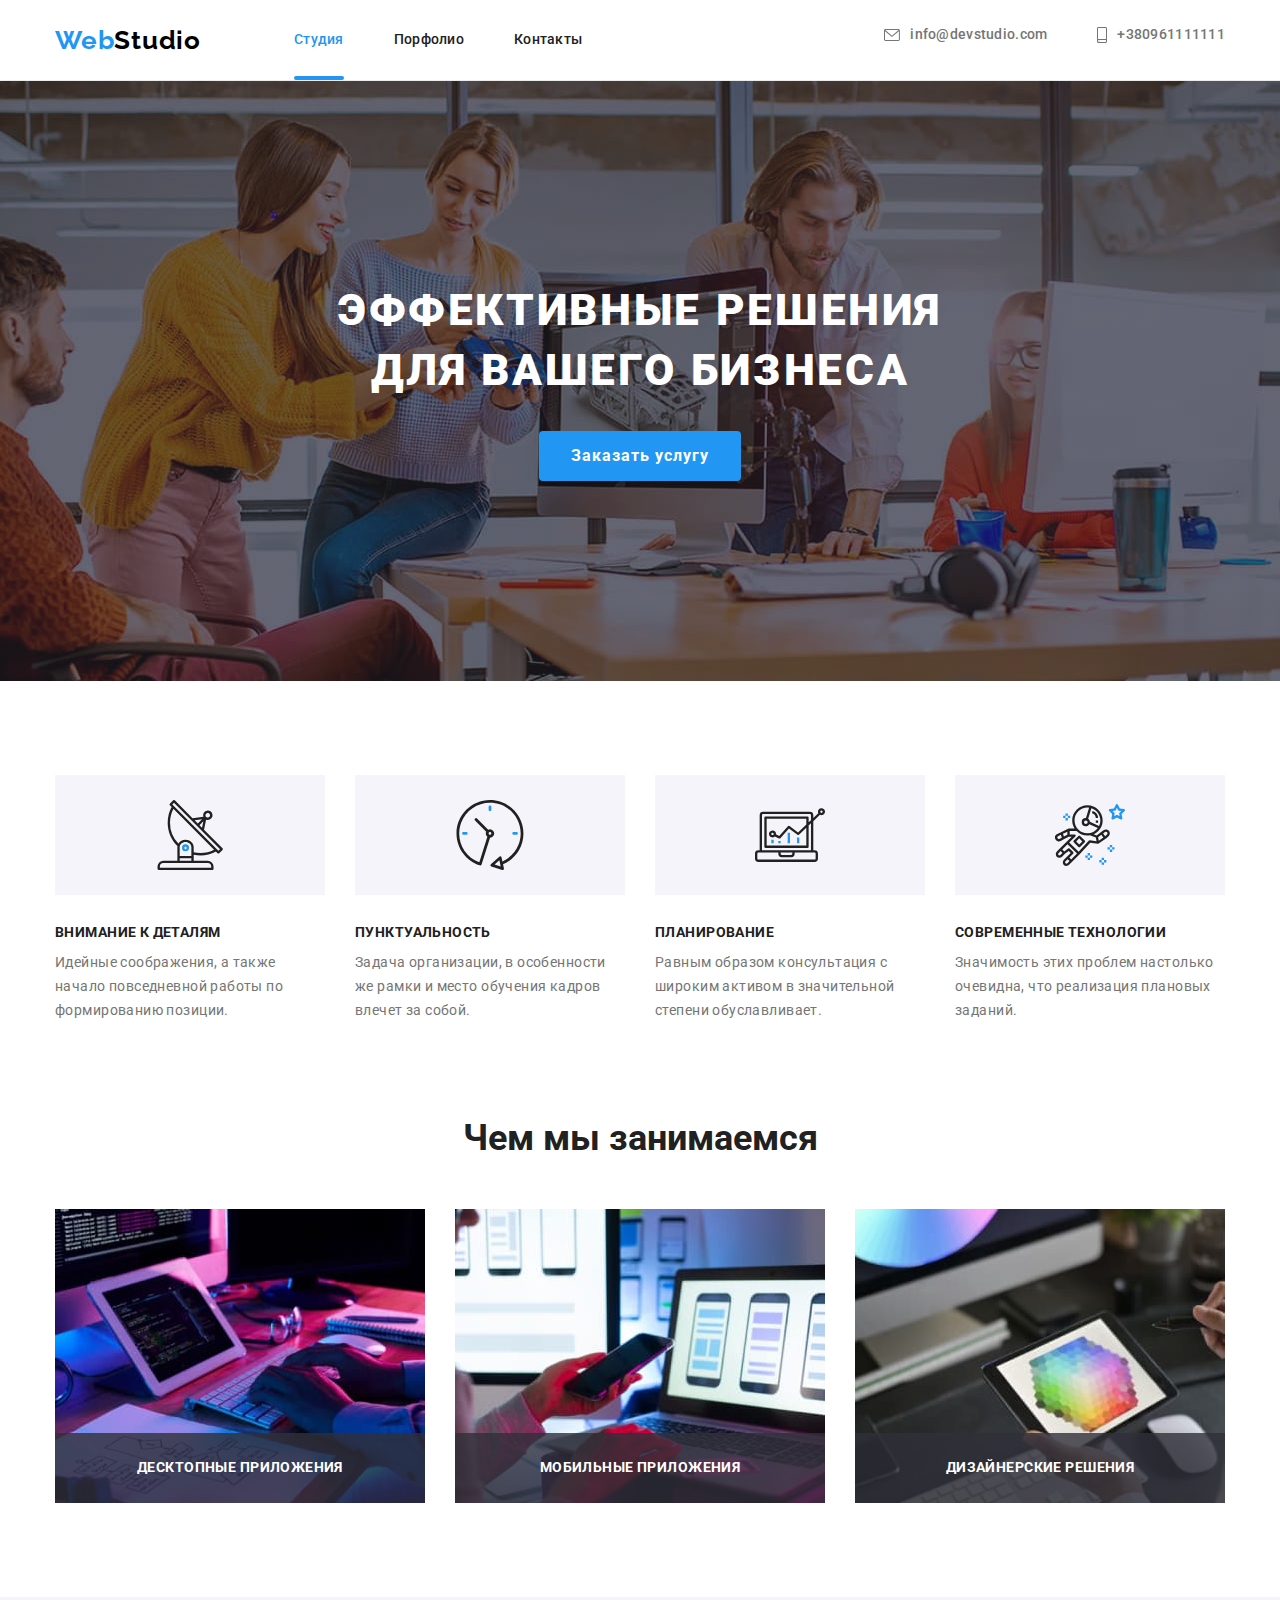
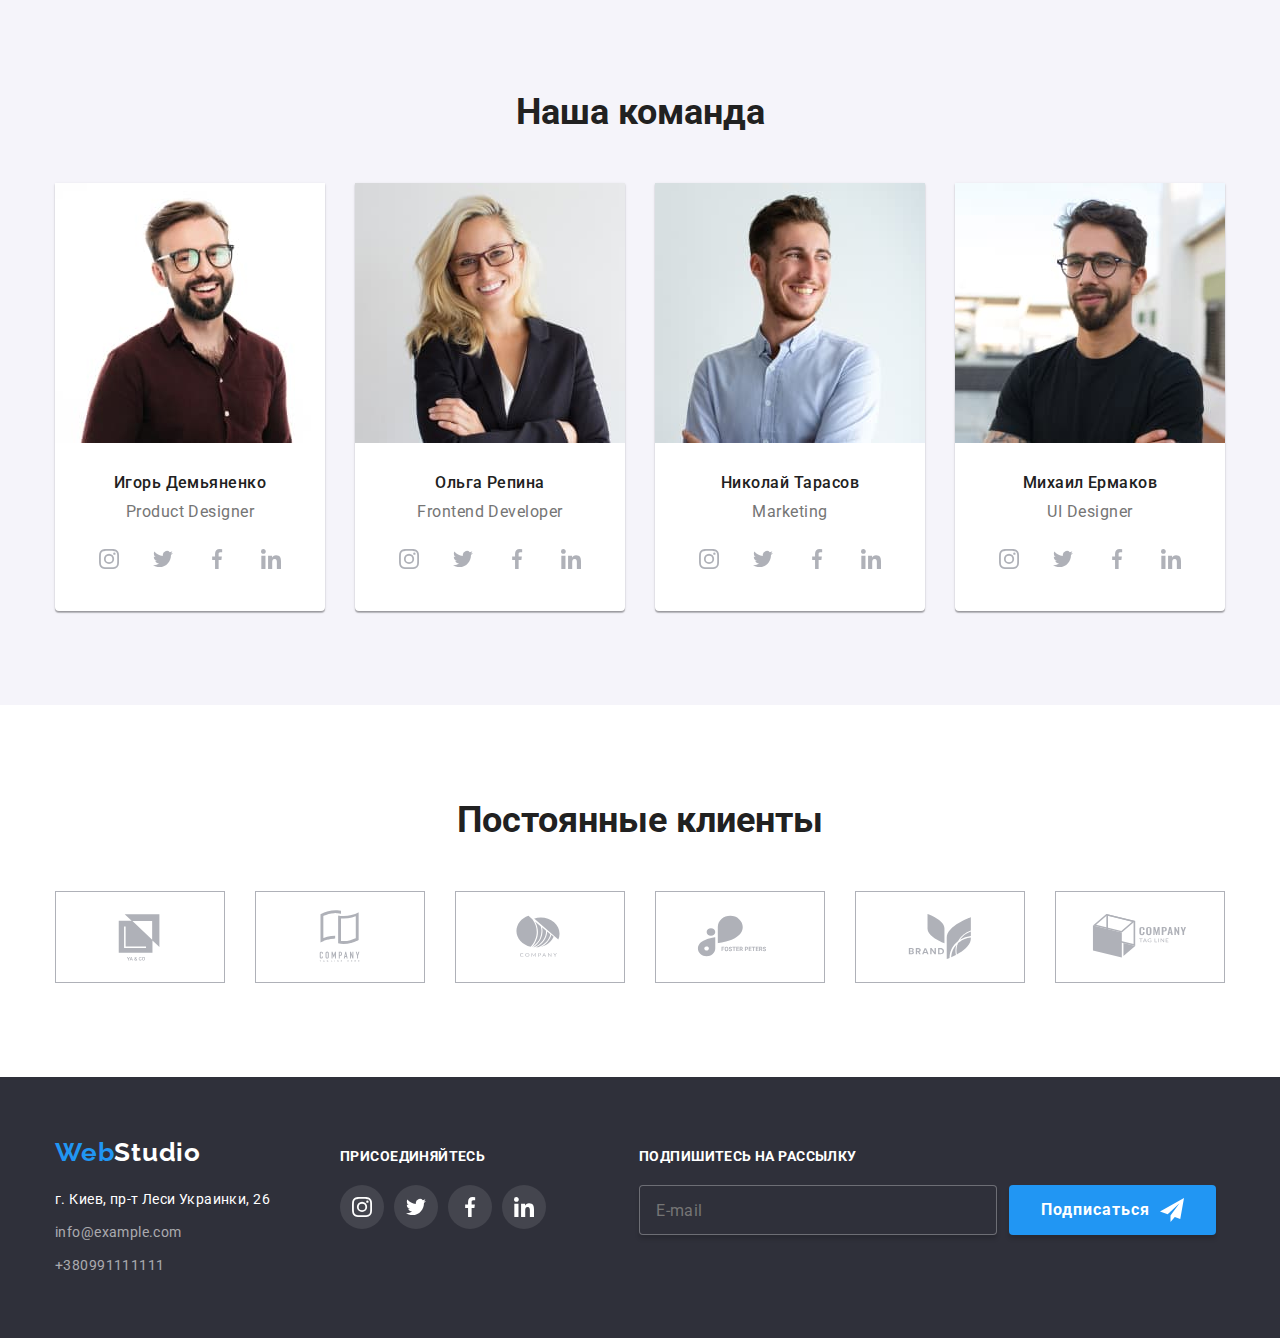
<file: index.html>
<!DOCTYPE html>
<html lang="ru">
<head>
    <meta charset="UTF-8">
    <meta http-equiv="X-UA-Compatible" content="IE=edge">
    <meta name="viewport" content="width=device-width, initial-scale=1.0">
    <title>Document</title>
    <link rel="preconnect" href="https://fonts.googleapis.com">
<link rel="preconnect" href="https://fonts.gstatic.com" crossorigin>
<link href="https://fonts.googleapis.com/css2?family=Raleway:wght@700&family=Roboto:wght@400;500;700;900&display=swap" rel="stylesheet">
    <link rel="stylesheet" href="https://cdn.jsdelivr.net/npm/modern-normalize@1.1.0/modern-normalize.min.css">
    <link rel="stylesheet" href="./css/main.min.css">
</head>
<body>
    <header class="mine-header">
      <div class="container positioning">
        
          <nav class="nav">
            <a href="./index.html" class="logo link-utilities"><span class="logo__color">Web</span>Studio</a> 
    
            <ul class="nav-list lists">
              <li class="nav-list__items"><a href="./index.html" class="nav-list__link nav-list__color link-utilities">Студия</a></li>
              <li class="nav-list__items"><a href="./portfolio.html" class="nav-list__link link-utilities">Порфолио</a></li>
              <li class="nav-list__items"><a href="" class="nav-list__link link-utilities">Контакты</a></li>
            </ul>
          </nav>
            <ul class="sity-cont lists">
              <li class="sity-cont__items">
                <a href="mailto:info@devstudio.com" class="sity-cont__link link-utilities">
                  <svg class="sity-cont__icon sity-cont__icon-envelope" aria-label="Почта">
                    <use href="./images/symbol-defs2.svg#icon-envelope"></use>
                  </svg>
                  info@devstudio.com
                </a>
              </li>
              <li class="sity-cont__items">
                <a href="tel:+380961111111" class="sity-cont__link link-utilities">
                  <svg class="sity-cont__icon sity-cont__icon-smartphone" aria-label="Телефон">
                    <use href="./images/symbol-defs2.svg#icon-smartphone"></use>
                  </svg>
                  +380961111111
                </a>
              </li>
            </ul>
        
      
        <button type="button" class="button-menu">
          <svg class="button-menu__icon" width="40" height="40">
            <use href="./images/symbol-defs2.svg#icon-menu"></use>
          </svg>
        </button>
    
        <div class="mob-menu is-hidden">
          <div class="mob-container">
            <div class="mob-menu-top">
              <button type="button" class="button-close">
                <svg class="button-close__icon" width="40" height="40">
                  <use href="./images/symbol-defs2.svg#icon-close_menu"></use>
                </svg>
              </button>
              <nav class="mob-nav">
                <ul class="mob-nav__list lists">
                  <li class="mob-nav__item">
                    <a href="./index.html" class="mob-nav__link mob-nav__link-color link-utilities">Студия</a>
                  </li>
                  <li class="mob-nav__item">
                    <a href="./portfolio.html" class="mob-nav__link link-utilities">Портфолио</a>
                  </li>
                  <li class="mob-nav__item">
                    <a href="" class="mob-nav__link link-utilities">Контакты</a>
                  </li>
                </ul>
              </nav>
            </div>
            <div class="mob-menu-bottom">
          
              <ul class="mob-cont lists">
                <li class="mob-cont__items">
                  <a href="tel:+380961111111" class="mob-cont__link link-utilities">
                    +380961111111
                  </a>
                </li>
                <li class="mob-cont__items">
                  <a href="mailto:info@devstudio.com" class="mob-cont__link mob-cont__link-color link-utilities">
                    info@devstudio.com
                  </a>
                </li>
                
              </ul>
              <ul class="mob-soc lists">
                <li class="mob-soc__item">
                  <a href="" target="_blank" class="mob-soc__link link-utilities" rel="noopener noreferrer nofollow">Instagram</a>
                </li>
                <li class="mob-soc__item">
                  <a href="" target="_blank" class="mob-soc__link link-utilities" rel="noopener noreferrer nofollow">Twitter</a>
                </li>
                <li class="mob-soc__item">
                  <a href="" target="_blank" class="mob-soc__link link-utilities" rel="noopener noreferrer nofollow">Facebook</a>
                </li>
                <li class="mob-soc__item">
                  <a href="" target="_blank" class="mob-soc__link link-utilities" rel="noopener noreferrer nofollow">LinkedIn</a>
                </li>
              </ul>
            </div>
          </div>
        </div>
      </div>
    </header>  

      <main>
        <section class="hero">
          <div class="hero__wrappen">
            <h1 class="hero-title">Эффективные решения <br>для вашего бизнеса</h1>
          </div>
          <button type="button" class="button" data-modal-open>Заказать услугу</button>
          <div class="backdrop is-hidden" data-modal>
            <div class="modal-form-container">
              <button class="close-btn" data-modal-close>
                <svg class="close-btn__icon" width="30" height="30">
                  <use href="./images/symbol-defs2.svg#icon-close"></use>
                </svg>
              </button>
          
              <form class="modal-form">
                <p class="modal-form__text">Оставьте свои данные, мы вам перезвоним</p>
                <div class="username general-modal">
                  <label for="username" class="username__label general-label">Имя</label>
                  <input type="text" name="username" autofocus id="username" class="username__input general-input" />
                  <span class="username__icon"><svg width="18px" height="18px">
                      <use href="./images/symbol-defs2.svg#icon-person-black"></use>
                    </svg></span>
                </div>
                <div class="phone general-modal">
                  <label for="phone" class="phone__label general-label">Телефон</label>
                  <input type="tel" name="phone_number" class="phone__input general-input" id="phone" />
                  <span class="phone__icon"><svg width="18px" height="18px">
                      <use href="./images/symbol-defs2.svg#icon-phone-black"></use>
                    </svg></span>
                </div>
                <div class="mail general-modal">
                  <label for="email" class="general-label">Почта</label>
                  <input type="email" name="email" class="mail__input general-input" id="email" />
                  <span class="mail__icon"><svg width="18px" height="18px">
                      <use href="./images/symbol-defs2.svg#icon-email-black"></use>
                    </svg></span>
                </div>
                <div class="feedback general-modal">
                  <label for="feedback" class="feedback__label general-label">Комментарий</label>
                  <textarea name="feedback" placeholder="Введите текст" class="feedback__input general-input general-label"
                    id="feedback"></textarea>
                </div>
                <div class="checkbox">
                  <label class="checkbox__label">
                    
                    <input type="checkbox" name="treaty" class="checkbox__input" />
                        <span class="checkbox__icon"></span><span class="checkbox__wrapper">Соглашаюсь с рассылкой и принимаю <a href=""
                        class="checkbox__link">Условия договора</a></span>
                  </label>
                </div>
                <!-- <div class="button-send-modal "> -->
                  <button type="submit" class="button">Отправить</button>
                <!-- </div> -->
              </form>
            </div>
          </div>
        </section>
          <section class="section">
            <div class="container">
              <ul class="benefits lists card-set">
                <li class="benefits__items card-set-item">
                  <div class="benefits__icon">
                    <svg width="70px" height="70px">
                      <use href="./images/symbol-defs2.svg#icon-Group"></use>
                    </svg>
                  </div>
                  <h3 class="benefits__title title-third">Внимание к деталям</h3>
                  <p class="benefits__text">
                  Идейные соображения, а также начало повседневной работы по формированию позиции.
                  </p>
                </li>
                <li class="benefits__items card-set-item">
                  <div class="benefits__icon">
                    <svg width="70" height="70">
                      <use href="./images/symbol-defs2.svg#icon-clock"></use>
                    </svg>
                  </div>
                  <h3 class="benefits__title title-third">Пунктуальность</h3>
                  <p class="benefits__text">
                  Задача организации, в особенности же рамки и место обучения кадров влечет за собой.
                  </p>
                </li>
                <li class="benefits__items card-set-item">
                  <div class="benefits__icon">
                    <svg width="70px" height="70px">
                      <use href="./images/symbol-defs2.svg#icon-diagram"></use>
                    </svg>
                  </div>
                  <h3 class="benefits__title title-third">Планирование</h3>
                  <p class="benefits__text">
                  Равным образом консультация с широким активом в значительной степени обуславливает.
                  </p>
                  </li>
                <li class="benefits__items card-set-item">
                  <div class="benefits__icon">
                    <svg width="70px" height="70px">
                      <use href="./images/symbol-defs2.svg#icon-astronaut"></use>
                    </svg>
                  </div>
                  <h3 class="benefits__title title-third">Современные технологии</h3>
                  <p class="benefits__text">
                  Значимость этих проблем настолько очевидна, что реализация плановых заданий.
                  </p>
                </li>
              </ul>
            </div>
          </section>

        <section class="work">
          <div class="container">
             <h2 class="title">Чем мы занимаемся</h2>
    
            <ul class="work__list lists">
              <li class="work__items">
                  <picture>
                    <source srcset="./images/work_1_1x.jpg 1x, ./images/work_1_2x.jpg 2x"
                    media="(min-width: 1200px)" />
                    <img src="./images/work_1_1x.jpg" alt="Рабата за компьютером" width="370" />
                  </picture>
                
                <p class="work__label">Десктопные приложения</p>
              </li>
              <li class="work__items">
                <picture>
                  <source srcset="./images/work_2_1x.jpg 1x, ./images/work_2_2x.jpg 2x" media="(min-width: 1200px)" />
                  <img src="./images/work_2_1x.jpg" alt="Работа с телефоном" width="370" />
                </picture>
                
                <p class="work__label">Мобильные приложения</p>
              </li>
              <li class="work__items">
                <picture>
                  <source srcset="./images/work_3_1x.jpg 1x, ./images/work_3_2x.jpg 2x" media="(min-width: 1200px)" />
                  <img src="./images/work_3_1x.jpg" alt="Работа с цветом" width="370" />
                </picture>
                
                <p class="work__label">Дизайнерские решения</p>
              </li>


            </ul>
          </div>
        </section>

          <section class="team section">
            <div class="container">
              <h2 class="title">Наша команда</h2>
                
              <ul class="team lists card-set">
                <li class="team__items card-set-item">
                  <picture>
                    <source srcset="./images/team_desc_1_1x.jpg 1x, ./images/team_desc_1_2x.jpg 2x" media="(min-width: 1200px)" />
                    <source srcset="./images/team_tab_1_1x.jpg 1x, ./images/team_tab_1_2x.jpg 2x" media="(min-width: 768px)" />
                    <source srcset="./images/team_mob_1_1x.jpg 1x, ./images/team_mob_1_2x.jpg 2x" media="(max-width: 767px)" />
                    <img src="./images/team_mob_1_1x.jpg" alt="Игорь Демьяненко" />
                  </picture>
                   
                    <div class="team__wrapper">
                      <h3 class="team__title title-third">Игорь Демьяненко</h3>
                      <p class="team__text">
                        Product Designer
                      </p>
                    
                      <ul class="social-networks lists">
                        <li class="social-networks__network">
                          <a href="https://www.instagram.com" class="social-networks__link link-utilities">
                            <svg class="social-networks__icon" aria-label="Инстаграм">
                              <use href="./images/symbol-defs2.svg#icon-instagram"></use>
                            </svg>
                          </a>
                        </li>
                        <li class="social-networks__network">
                          <a href="https://www.twitter.com" class="social-networks__link link-utilities">
                            <svg class="social-networks__icon" aria-label="Твиттер">
                              <use href="./images/symbol-defs2.svg#icon-twitter"></use>
                            </svg>
                          </a>
                        </li>
                        <li class="social-networks__network">
                          <a href="https://www.facebook.com" class="social-networks__link link-utilities">
                            <svg class="social-networks__icon" aria-label="Фейсбук">
                              <use href="./images/symbol-defs2.svg#icon-facebook"></use>
                            </svg>
                          </a>
                        </li>
                        <li class="social-networks__network">
                          <a href="https://www.linkedin.com" class="social-networks__link link-utilities">
                            <svg class="social-networks__icon" aria-label="Ленкидым">
                              <use href="./images/symbol-defs2.svg#icon-linkedin"></use>
                            </svg>
                          </a>
                        </li>
                      </ul>
                    </div>
                </li>
                <li class="team__items card-set-item">
                  <picture>
                    <source srcset="./images/team_desc_2_1x.jpg 1x, ./images/team_desc_2_2x.jpg 2x" media="(min-width: 1200px)" />
                    <source srcset="./images/team_tab_2_1x.jpg 1x, ./images/team_tab_2_2x.jpg 2x" media="(min-width: 768px)" />
                    <source srcset="./images/team_mob_2_1x.jpg 1x, ./images/team_mob_2_2x.jpg 2x" media="(max-width: 767px)" />
                    <img src="./images/team_mob_2_1x.jpg" alt="Ольга Репина" />
                  </picture>
                    
                    <div class="team__wrapper">
                      <h3 class="team__title title-third">Ольга Репина</h3>
                      <p class="team__text">
                        Frontend Developer
                      </p>
                    
                      <ul class="social-networks lists">
                        <li class="social-networks__network">
                          <a href="https://www.instagram.com" class="social-networks__link link-utilities">
                            <svg class="social-networks__icon" aria-label="Инстаграм">
                              <use href="./images/symbol-defs2.svg#icon-instagram"></use>
                            </svg>
                          </a>
                        </li>
                        <li class="social-networks__network">
                          <a href="https://www.twitter.com" class="social-networks__link link-utilities">
                            <svg class="social-networks__icon" aria-label="Твиттер">
                              <use href="./images/symbol-defs2.svg#icon-twitter"></use>
                            </svg>
                          </a>
                        </li>
                        <li class="social-networks__network">
                          <a href="https://www.facebook.com" class="social-networks__link link-utilities">
                            <svg class="social-networks__icon" aria-label="Фейсбук">
                              <use href="./images/symbol-defs2.svg#icon-facebook"></use>
                            </svg>
                          </a>
                        </li>
                        <li class="social-networks__network">
                          <a href="https://www.linkedin.com" class="social-networks__link link-utilities">
                            <svg class="social-networks__icon" aria-label="Ленкидым">
                              <use href="./images/symbol-defs2.svg#icon-linkedin"></use>
                            </svg>
                          </a>
                        </li>
                      </ul>
                    </div>
                </li>
                <li class="team__items card-set-item">
                  <picture>
                    <source srcset="./images/team_desc_3_1x.jpg 1x, ./images/team_desc_3_2x.jpg 2x" media="(min-width: 1200px)" />
                    <source srcset="./images/team_tab_3_1x.jpg 1x, ./images/team_tab_3_2x.jpg 2x" media="(min-width: 768px)" />
                    <source srcset="./images/team_mob_3_1x.jpg 1x, ./images/team_mob_3_2x.jpg 2x" media="(max-width: 767px)" />
                    <img src="./images/team_mob_3_1x.jpg" alt="Николай Тарасов" />
                  </picture>
               
                    <div class="team__wrapper">
                      <h3 class="team__title title-third">Николай Тарасов</h3>
                          <p class="team__text">
                            Marketing
                          </p>
                   
                      <ul class="social-networks lists">
                        <li class="social-networks__network">
                          <a href="https://www.instagram.com" class="social-networks__link link-utilities">
                            <svg class="social-networks__icon" aria-label="Инстаграм">
                              <use href="./images/symbol-defs2.svg#icon-instagram"></use>
                            </svg>
                          </a>
                        </li>
                        <li class="social-networks__network">
                          <a href="https://www.twitter.com" class="social-networks__link link-utilities">
                            <svg class="social-networks__icon" aria-label="Твиттер">
                              <use href="./images/symbol-defs2.svg#icon-twitter"></use>
                            </svg>
                          </a>
                        </li>
                        <li class="social-networks__network">
                          <a href="https://www.facebook.com" class="social-networks__link link-utilities">
                            <svg class="social-networks__icon" aria-label="Фейсбук">
                              <use href="./images/symbol-defs2.svg#icon-facebook"></use>
                            </svg>
                          </a>
                        </li>
                        <li class="social-networks__network">
                          <a href="https://www.linkedin.com" class="social-networks__link link-utilities">
                            <svg class="social-networks__icon" aria-label="Ленкидым">
                              <use href="./images/symbol-defs2.svg#icon-linkedin"></use>
                            </svg>
                          </a>
                        </li>
                      </ul>
                    </div>
                </li>
                <li class="team__items card-set-item">
                  <picture>
                    <source srcset="./images/team_desc_4_1x.jpg 1x, ./images/team_desc_4_2x.jpg 2x" media="(min-width: 1200px)" />
                    <source srcset="./images/team_tab_4_1x.jpg 1x, ./images/team_tab_4_2x.jpg 2x" media="(min-width: 768px)" />
                    <source srcset="./images/team_mob_4_1x.jpg 1x, ./images/team_mob_4_2x.jpg 2x" media="(max-width: 767px)" />
                    <img src="./images/team_mob_4_1x.jpg" alt="Михаил Ермаков" />
                  </picture>
                 
                    <div class="team__wrapper">
                      <h3 class="team__title title-third">Михаил Ермаков</h3>
                          <p class="team__text">
                          UI Designer
                          </p>
                    
                        <ul class="social-networks lists">
                          <li class="social-networks__network">
                            <a href="https://www.instagram.com" class="social-networks__link link-utilities">
                              <svg class="social-networks__icon" aria-label="Инстаграм">
                                <use href="./images/symbol-defs2.svg#icon-instagram"></use>
                              </svg>
                            </a>
                          </li>
                          <li class="social-networks__network">
                            <a href="https://www.twitter.com" class="social-networks__link link-utilities">
                              <svg class="social-networks__icon" aria-label="Твиттер">
                                <use href="./images/symbol-defs2.svg#icon-twitter"></use>
                              </svg>
                            </a>
                          </li>
                          <li class="social-networks__network">
                            <a href="https://www.facebook.com" class="social-networks__link link-utilities">
                              <svg class="social-networks__icon" aria-label="Фейсбук">
                                <use href="./images/symbol-defs2.svg#icon-facebook"></use>
                              </svg>
                            </a>
                          </li>
                          <li class="social-networks__network">
                            <a href="https://www.linkedin.com" class="social-networks__link link-utilities">
                              <svg class="social-networks__icon" aria-label="Ленкидым">
                                <use href="./images/symbol-defs2.svg#icon-linkedin"></use>
                              </svg>
                            </a>
                          </li>
                        </ul>
                    </div>
                </li>
              
              </ul>
            </div>
          </section>
          <section class="section">
            <div class="container">
              <h2 class="title">Постоянные клиенты</h2>
              <ul class="regular-clients lists">
                <li class="regular-clients__client">
                  <a href="" class="regular-clients__link link-utilities">
                    <svg class="regular-clients__icon" aria-label="Компания">
                      <use href="./images/symbol-defs2.svg#icon-Logo-2"></use>
                    </svg>
                  </a>
                </li>
                <li class="regular-clients__client">
                  <a href="" class="regular-clients__link link-utilities">
                    <svg class="regular-clients__icon" aria-label="Компания">
                      <use href="./images/symbol-defs2.svg#icon-Logo-1"></use>
                    </svg>
                  </a>
                </li>
                <li class="regular-clients__client">
                  <a href="" class="regular-clients__link link-utilities">
                    <svg class="regular-clients__icon" aria-label="Компания">
                      <use href="./images/symbol-defs2.svg#icon-Logo"></use>
                    </svg>
                  </a>
                </li>
                <li class="regular-clients__client">
                  <a href="" class="regular-clients__link link-utilities">
                    <svg class="regular-clients__icon" aria-label="Компания">
                      <use href="./images/symbol-defs2.svg#icon-Logo-3"></use>
                    </svg>
                  </a>
                </li>
                <li class="regular-clients__client">
                  <a href="" class="regular-clients__link link-utilities">
                    <svg class="regular-clients__icon" aria-label="Компания">
                      <use href="./images/symbol-defs2.svg#icon-Logo-4-1"></use>
                    </svg>
                  </a>
                </li>
                <li class="regular-clients__client">
                  <a href="" class="regular-clients__link link-utilities">
                    <svg class="regular-clients__icon" aria-label="Компания">
                      <use href="./images/symbol-defs2.svg#icon-Logo-5"></use>
                    </svg>
                  </a>
                </li>
              </ul>
            </div>
          </section>
    
      </main>

      <footer class="mine-footer">
        <div class="container aligment">
          <div class="tablet-wrapper">
            <div class="logo-wrapper">
              <a href="./index.html" class="logo link-utilities"><span class="logo__color">Web</span><span class="logo__color-footer">Studio</span></a> 
              <address class="addres">
                  г. Киев, пр-т Леси Украинки, 26  
                  <a href="mailto:info@example.com" class="addres__link link-utilities">info@example.com</a> 
                  <a href="tel:+380991111111" class="addres__link link-utilities">+380991111111</a> 
              </address>
            </div>
            <div class="social-networks__wrapper">
              <p class="social-networks__text">Присоединяйтесь</p>
              <ul class="social-networks lists">
                <li class="social-networks__network social-networks__background">
                  <a href="https://www.instagram.com" class="social-networks__link link-utilities">
                    <svg class="social-networks__icon social-networks__icon-fill" aria-label="Инстаграм">
                      <use href="./images/symbol-defs2.svg#icon-instagram"></use>
                    </svg>
                  </a>
                </li>
                <li class="social-networks__network social-networks__background">
                  <a href="https://www.twitter.com" class="social-networks__link link-utilities">
                    <svg class="social-networks__icon social-networks__icon-fill" aria-label="Твиттер">
                      <use href="./images/symbol-defs2.svg#icon-twitter"></use>
                    </svg>
                  </a>
                </li>
                <li class="social-networks__network  social-networks__background">
                  <a href="https://www.facebook.com" class="social-networks__link link-utilities">
                    <svg class="social-networks__icon social-networks__icon-fill" aria-label="Фейсбук">
                      <use href="./images/symbol-defs2.svg#icon-facebook"></use>
                    </svg>
                </a>
                </li>
                <li class="social-networks__network social-networks__background">
                  <a href="https://www.linkedin.com" class="social-networks__link link-utilities">
                    <svg class="social-networks__icon social-networks__icon-fill" aria-label="Ленкидым">
                      <use href="./images/symbol-defs2.svg#icon-linkedin"></use>
                    </svg>
                  </a>
                </li>
              </ul>
            </div>
          </div>
          <div class="form-wrapper">
            <form class="form-subscription">
              <label for="mailing-list" class="form-subscription__label">Подпишитесь на рассылку</label>
              <div class="form-subscription__wrapper">
                <input type="text" name="subscription" placeholder="E-mail" class="form-subscription__input" id="mailing-list">
              
                <button type="submit" class="button">Подписаться
                  
                  <svg class="form-subscription__icon" width="24" height="24">
                    <use href="./images/symbol-defs2.svg#icon-icon-send"></use>
                  </svg>
                
                </button>
              </div>
            </form>
          </div>
        </div>
      </footer>
     

      <script src="./js/modal.js"></script>
      <script src="./js/menu.js"></script>
</body>
</html>
</file>
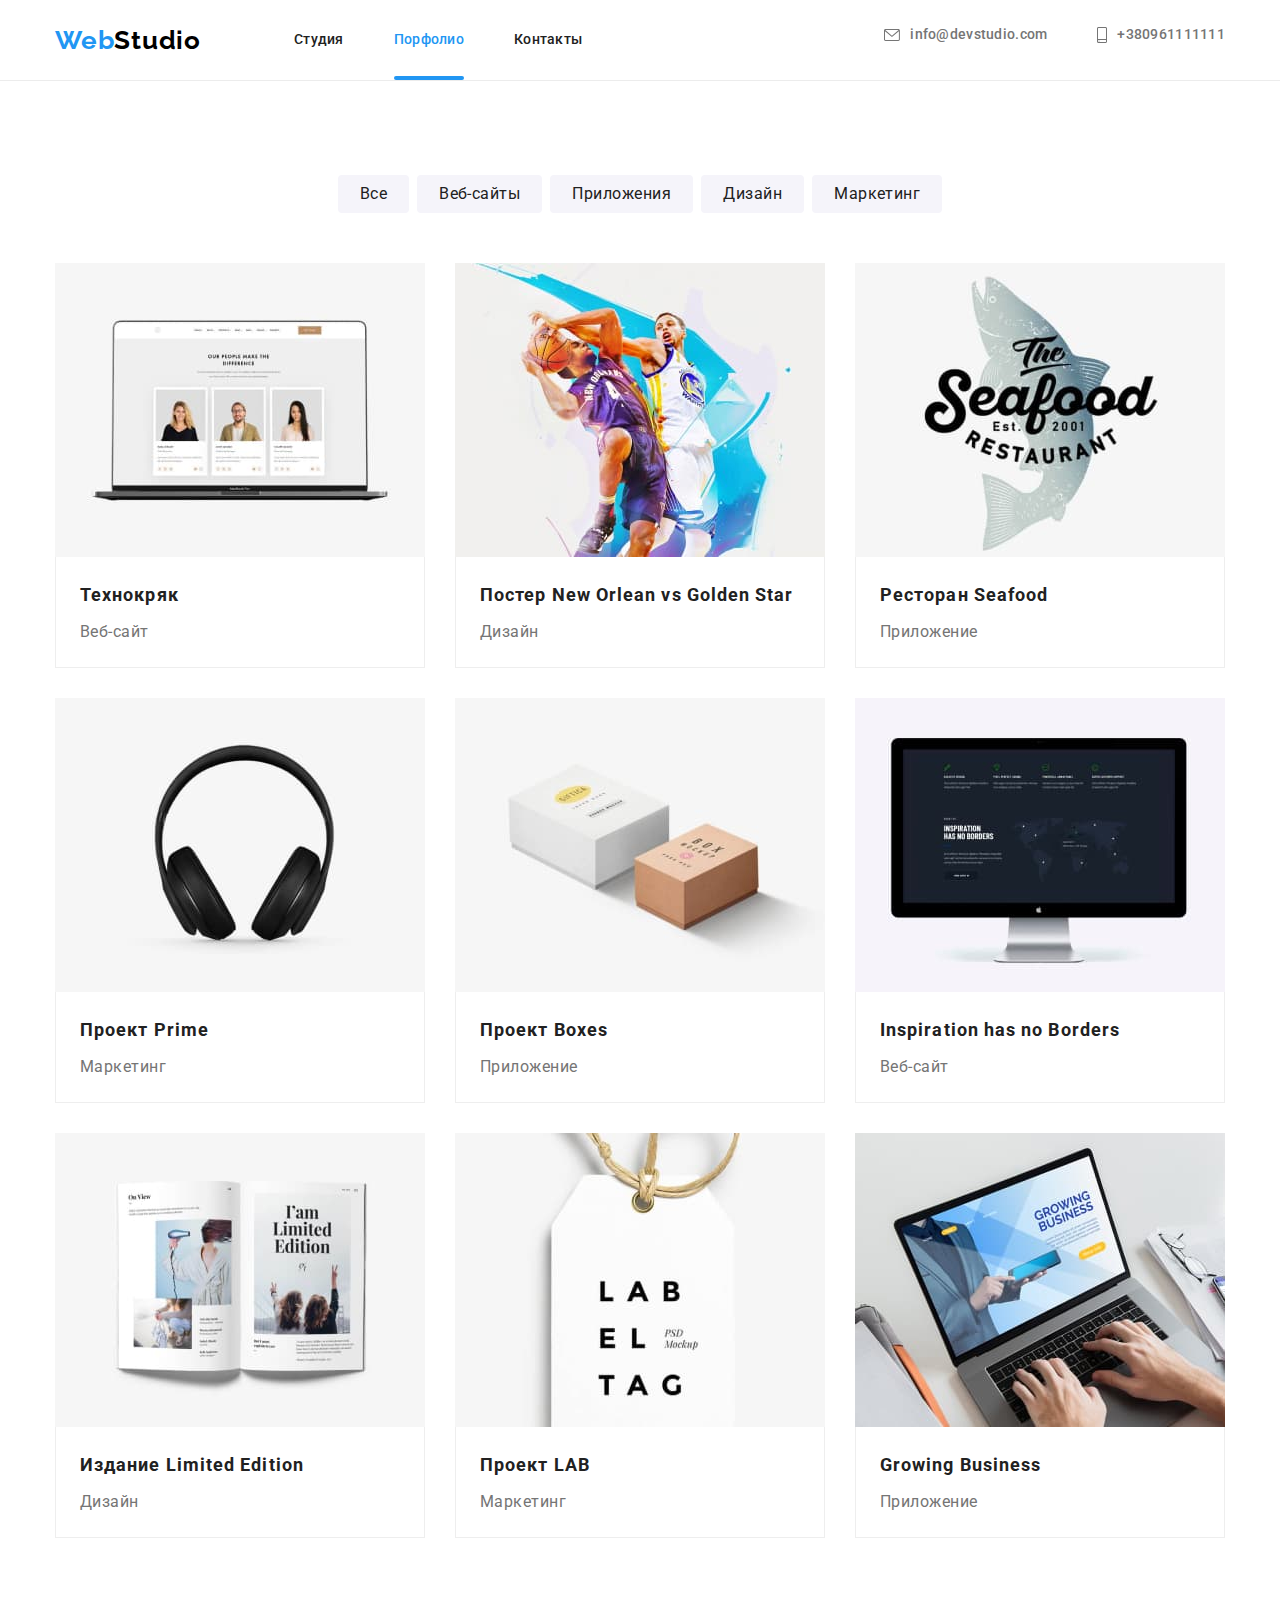
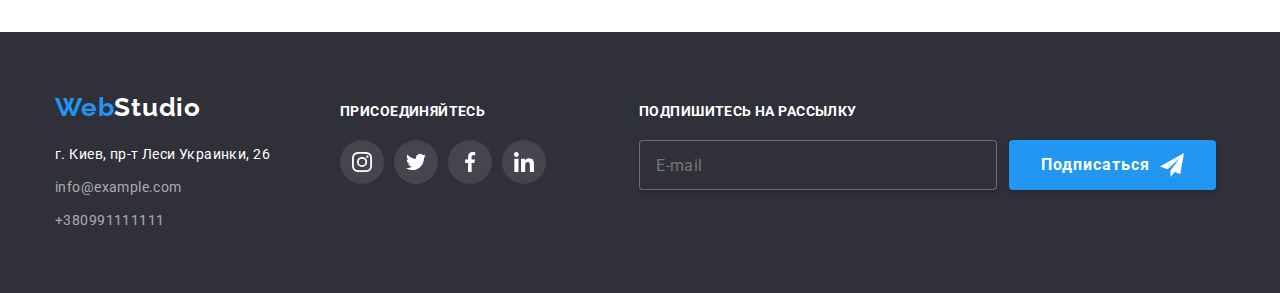
<file: portfolio.html>
<!DOCTYPE html>
<html lang="ru">
<head>
    <meta charset="UTF-8">
    <meta http-equiv="X-UA-Compatible" content="IE=edge">
    <meta name="viewport" content="width=device-width, initial-scale=1.0">
    <title>Document</title>
    <link rel="preconnect" href="https://fonts.googleapis.com">
<link rel="preconnect" href="https://fonts.gstatic.com" crossorigin>
<link href="https://fonts.googleapis.com/css2?family=Raleway:wght@700&family=Roboto:wght@400;500;700;900&display=swap" rel="stylesheet">
    <link rel="stylesheet" href="https://cdn.jsdelivr.net/npm/modern-normalize@1.1.0/modern-normalize.min.css">
    <link rel="stylesheet" href="./css/main.min.css">
</head>
<body class="mine-page">
    <header class="mine-header">
        <div class="container positioning">
            
                <nav class="nav">
                        <a href="./index.html" class="logo link-utilities"><span class="logo__color">Web</span>Studio</a>
                
                        <ul class="nav-list lists">
                            <li class="nav-list__items"><a href="./index.html" class="nav-list__link link-utilities">Студия</a></li>
                            <li class="nav-list__items"><a href="./portfolio.html" class="nav-list__link nav-list__color link-utilities">Порфолио</a></li>
                            <li class="nav-list__items"><a href="" class="nav-list__link link-utilities">Контакты</a></li>
                        </ul>
                    </nav>
                    <ul class="sity-cont lists">
                        <li class="sity-cont__items">
                            <a href="mailto:info@devstudio.com" class="sity-cont__link link-utilities">
                                <svg class="sity-cont__icon sity-cont__icon-envelope" aria-label="Почта">
                                    <use href="./images/symbol-defs2.svg#icon-envelope"></use>
                                </svg>
                            info@devstudio.com
                            </a>
                        </li>
                        <li class="sity-cont__items">
                            <a href="tel:+380961111111" class="sity-cont__link link-utilities">
                                <svg class="sity-cont__icon sity-cont__icon-smartphone" aria-label="Телефон">
                                    <use href="./images/symbol-defs2.svg#icon-smartphone"></use>
                                </svg>
                                +380961111111
                            </a>
                        </li>
                    </ul>
            
            
            <button type="button" class="button-menu">
                <svg class="button-menu__icon" width="40" height="40">
                    <use href="./images/symbol-defs2.svg#icon-menu"></use>
                </svg>
            </button>
            
            <div class="mob-menu is-hidden">
                <div class="mob-container">
                    <div class="mob-menu-top">
                        <button type="button" class="button-close">
                            <svg class="button-close__icon" width="40" height="40">
                                <use href="./images/symbol-defs2.svg#icon-close_menu"></use>
                            </svg>
                        </button>
                        <nav class="mob-nav">
                            <ul class="mob-nav__list lists">
                                <li class="mob-nav__item">
                                    <a href="./index.html" class="mob-nav__link link-utilities">Студия</a>
                                </li>
                                <li class="mob-nav__item">
                                    <a href="./portfolio.html" class="mob-nav__link mob-nav__link-color link-utilities">Портфолио</a>
                                </li>
                                <li class="mob-nav__item">
                                    <a href="" class="mob-nav__link link-utilities">Контакты</a>
                                </li>
                            </ul>
                        </nav>
                    </div>
                    <div class="mob-menu-bottom">
            
                        <ul class="mob-cont lists">
                            <li class="mob-cont__items">
                                <a href="tel:+380961111111" class="mob-cont__link link-utilities">
                                    +380961111111
                                </a>
                            </li>
                            <li class="mob-cont__items">
                                <a href="mailto:info@devstudio.com" class="mob-cont__link mob-cont__link-color link-utilities">
                                    info@devstudio.com
                                </a>
                            </li>
            
                        </ul>
                        <ul class="mob-soc lists">
                            <li class="mob-soc__item">
                                <a href="" target="_blank" class="mob-soc__link link-utilities"
                                    rel="noopener noreferrer nofollow">Instagram</a>
                            </li>
                            <li class="mob-soc__item">
                                <a href="" target="_blank" class="mob-soc__link link-utilities"
                                    rel="noopener noreferrer nofollow">Twitter</a>
                            </li>
                            <li class="mob-soc__item">
                                <a href="" target="_blank" class="mob-soc__link link-utilities"
                                    rel="noopener noreferrer nofollow">Facebook</a>
                            </li>
                            <li class="mob-soc__item">
                                <a href="" target="_blank" class="mob-soc__link link-utilities"
                                    rel="noopener noreferrer nofollow">LinkedIn</a>
                            </li>
                        </ul>
                    </div>
                </div>
            </div>
        </div>
      </header>  

      <main>
        
        <section class="section">
            <div class="container">
                <ul class="button-portfolio lists">
                    <li class="button-portfolio__list"><button type="button" class="button-portfolio__button">Все</button></li>
                    <li class="button-portfolio__list"><button type="button" class="button-portfolio__button">Веб-сайты</button></li>
                    <li class="button-portfolio__list"><button type="button" class="button-portfolio__button">Приложения</button></li>
                    <li class="button-portfolio__list"><button type="button" class="button-portfolio__button">Дизайн</button></li>
                    <li class="button-portfolio__list"><button type="button" class="button-portfolio__button">Маркетинг</button></li>
                </ul>
        
                <ul class="content-portfolio card-set lists">
                    <li class="content-portfolio__items card-set-item">
                        <a href="" class="content-portfolio__link link-utilities">
                            <div class="content-portfolio__box">
                                <picture>
                                    <source srcset="./images/port_desc_1_1x.jpg 1x, ./images/port_desc_1_2x.jpg 2x" media="(min-width: 1200px)" />
                                    <source srcset="./images/port_tab_1_1x.jpg 1x, ./images/port_tab_1_2x.jpg 2x" media="(min-width: 768px)" />
                                    <source srcset="./images/port_mob_1_1x.jpg 1x, ./images/port_mob_1_2x.jpg 2x" media="(max-width: 767px)" />
                                    <img src="./images/port_mob_1_1x.jpg" alt="Ноутбук" />
                                </picture>
                                                              
                                    <div class="content-portfolio__overlay-box">
                                        <p class="content-portfolio__overlay-text">Ресурс предлагает комплексные предложения с разным уровнем функционала и сервисов. Все это позволит посетителю получить исчерпывающие сведения о компании или частном лице.</p>
                                    </div>
                            </div>
                                <div class="content-portfolio__wrapper">
                                    <h2 class="title-second">Технокряк</h2>
                                    <p class="content-portfolio__text">Веб-сайт</p>
                                </div>
                        </a>

                    </li>
                    <li class="content-portfolio__items card-set-item">
                        <a href="" class="content-portfolio__link link-utilities">
                            <div class="content-portfolio__box">
                                <picture>
                                    <source srcset="./images/port_desc_2_1x.jpg 1x, ./images/port_desc_2_2x.jpg 2x" media="(min-width: 1200px)" />
                                    <source srcset="./images/port_tab_2_1x.jpg 1x, ./images/port_tab_2_2x.jpg 2x" media="(min-width: 768px)" />
                                    <source srcset="./images/port_mob_2_1x.jpg 1x, ./images/port_mob_2_2x.jpg 2x" media="(max-width: 767px)" />
                                    <img src="./images/port_mob_2_1x.jpg" alt="Баскетболисты" />
                                </picture>
                                <div class="content-portfolio__overlay-box">
                                    <p class="content-portfolio__overlay-text">Ресурс предлагает комплексные предложения с разным уровнем функционала и сервисов. Все это позволит посетителю получить исчерпывающие сведения о компании или частном лице.</p>
                                </div>
                            </div>
                            <div class="content-portfolio__wrapper">
                                <h2 class="title-second">Постер New Orlean vs Golden Star</h2>
                                <p class="content-portfolio__text">Дизайн</p>
                            </div>
                        </a>

                    </li>
                    <li class="content-portfolio__items card-set-item">
                        <a href="" class="content-portfolio__link link-utilities">
                            <div class="content-portfolio__box">
                                <picture>
                                    <source srcset="./images/port_desc_3_1x.jpg 1x, ./images/port_desc_3_2x.jpg 2x" media="(min-width: 1200px)" />
                                    <source srcset="./images/port_tab_3_1x.jpg 1x, ./images/port_tab_3_2x.jpg 2x" media="(min-width: 768px)" />
                                    <source srcset="./images/port_mob_3_1x.jpg 1x, ./images/port_mob_3_2x.jpg 2x" media="(max-width: 767px)" />
                                    <img src="./images/port_mob_3_1x.jpg" alt="Название рестарана" />
                                </picture>

                                <div class="content-portfolio__overlay-box">
                                    <p class="content-portfolio__overlay-text">Ресурс предлагает комплексные предложения с разным уровнем функционала и сервисов. Все это позволит посетителю получить исчерпывающие сведения о компании или частном лице.</p>
                                </div>
                            </div>
                            <div class="content-portfolio__wrapper">
                                <h2 class="title-second">Ресторан Seafood</h2>
                                <p class="content-portfolio__text">Приложение</p>
                            </div>
                        </a>

                    </li>
                    <li class="content-portfolio__items card-set-item">
                        <a href="" class="content-portfolio__link link-utilities">
                            <div class="content-portfolio__box">
                                <picture>
                                    <source srcset="./images/port_desc_4_1x.jpg 1x, ./images/port_desc_4_2x.jpg 2x" media="(min-width: 1200px)" />
                                    <source srcset="./images/port_tab_4_1x.jpg 1x, ./images/port_tab_4_2x.jpg 2x" media="(min-width: 768px)" />
                                    <source srcset="./images/port_mob_4_1x.jpg 1x, ./images/port_mob_4_2x.jpg 2x" media="(max-width: 767px)" />
                                    <img src="./images/port_mob_4_1x.jpg" alt="Наушники" />
                                </picture>

                                <div class="content-portfolio__overlay-box">
                                    <p class="content-portfolio__overlay-text">Ресурс предлагает комплексные предложения с разным уровнем функционала и сервисов. Все это позволит посетителю получить исчерпывающие сведения о компании или частном лице.</p>
                                </div>
                            </div>
                            <div class="content-portfolio__wrapper">
                                <h2 class="title-second">Проект Prime</h2>
                                <p class="content-portfolio__text">Маркетинг</p>
                            </div>

                        </a>

                    </li>
                
                    <li class="content-portfolio__items card-set-item">
                        <a href="" class="content-portfolio__link link-utilities">
                            <div class="content-portfolio__box">
                                <picture>
                                    <source srcset="./images/port_desc_5_1x.jpg 1x, ./images/port_desc_5_2x.jpg 2x" media="(min-width: 1200px)" />
                                    <source srcset="./images/port_tab_5_1x.jpg 1x, ./images/port_tab_5_2x.jpg 2x" media="(min-width: 768px)" />
                                    <source srcset="./images/port_mob_5_1x.jpg 1x, ./images/port_mob_5_2x.jpg 2x" media="(max-width: 767px)" />
                                    <img src="./images/port_mob_5_1x.jpg" alt="Коробки" />
                                </picture>

                                <div class="content-portfolio__overlay-box">
                                    <p class="content-portfolio__overlay-text">Ресурс предлагает комплексные предложения с разным уровнем функционала и сервисов. Все это позволит посетителю получить исчерпывающие сведения о компании или частном лице.</p>
                                </div>
                            </div>
                            <div class="content-portfolio__wrapper">
                                <h2 class="title-second">Проект Boxes</h2>
                                <p class="content-portfolio__text">Приложение</p>
                            </div>
                        </a>

                    </li>

                    <li class="content-portfolio__items card-set-item">
                        <a href="" class="content-portfolio__link link-utilities">
                            <div class="content-portfolio__box">
                                <picture>
                                    <source srcset="./images/port_desc_6_1x.jpg 1x, ./images/port_desc_6_2x.jpg 2x" media="(min-width: 1200px)" />
                                    <source srcset="./images/port_tab_6_1x.jpg 1x, ./images/port_tab_6_2x.jpg 2x" media="(min-width: 768px)" />
                                    <source srcset="./images/port_mob_6_1x.jpg 1x, ./images/port_mob_6_2x.jpg 2x" media="(max-width: 767px)" />
                                    <img src="./images/port_mob_6_1x.jpg" alt="Компьютер" />
                                </picture>

                                <div class="content-portfolio__overlay-box">
                                    <p class="content-portfolio__overlay-text">Ресурс предлагает комплексные предложения с разным уровнем функционала и сервисов. Все это позволит посетителю получить исчерпывающие сведения о компании или частном лице.</p>
                                </div>
                            </div>
                            <div class="content-portfolio__wrapper">
                                <h2 class="title-second">Inspiration has no Borders</h2>
                                <p class="content-portfolio__text">Веб-сайт</p>
                            </div>
                        </a>

                    </li>

                    <li class="content-portfolio__items card-set-item">
                        <a href="" class="content-portfolio__link link-utilities">
                            <div class="content-portfolio__box">
                                <picture>
                                    <source srcset="./images/port_desc_7_1x.jpg 1x, ./images/port_desc_7_2x.jpg 2x" media="(min-width: 1200px)" />
                                    <source srcset="./images/port_tab_7_1x.jpg 1x, ./images/port_tab_7_2x.jpg 2x" media="(min-width: 768px)" />
                                    <source srcset="./images/port_mob_7_1x.jpg 1x, ./images/port_mob_7_2x.jpg 2x" media="(max-width: 767px)" />
                                    <img src="./images/port_mob_7_1x.jpg" alt="Журнал" />
                                </picture>

                                <div class="content-portfolio__overlay-box">
                                    <p class="content-portfolio__overlay-text">Ресурс предлагает комплексные предложения с разным уровнем функционала и сервисов. Все это позволит посетителю получить исчерпывающие сведения о компании или частном лице.</p>
                                </div>
                            </div>
                            <div class="content-portfolio__wrapper">
                                <h2 class="title-second">Издание Limited Edition</h2>
                                <p class="content-portfolio__text">Дизайн</p>
                            </div>

                        </a>

                    </li>
                    <li class="content-portfolio__items card-set-item">
                        <a href="" class="content-portfolio__link link-utilities">
                            <div class="content-portfolio__box">
                                <picture>
                                    <source srcset="./images/port_desc_8_1x.jpg 1x, ./images/port_desc_8_2x.jpg 2x" media="(min-width: 1200px)" />
                                    <source srcset="./images/port_tab_8_1x.jpg 1x, ./images/port_tab_8_2x.jpg 2x" media="(min-width: 768px)" />
                                    <source srcset="./images/port_mob_8_1x.jpg 1x, ./images/port_mob_8_2x.jpg 2x" media="(max-width: 767px)" />
                                    <img src="./images/port_mob_8_1x.jpg" alt="Бирка" />
                                </picture>

                                <div class="content-portfolio__overlay-box">
                                    <p class="content-portfolio__overlay-text">Ресурс предлагает комплексные предложения с разным уровнем функционала и сервисов. Все это позволит посетителю получить исчерпывающие сведения о компании или частном лице.</p>
                                </div>
                            </div>
                            <div class="content-portfolio__wrapper">
                                <h2 class="title-second">Проект LAB</h2>
                                <p class="content-portfolio__text">Маркетинг</p>
                            </div>

                        </a>

                    </li>
                    <li class="content-portfolio__items card-set-item">
                        <a href="" class="content-portfolio__link link-utilities">
                            <div class="content-portfolio__box">
                                <picture>
                                    <source srcset="./images/port_desc_9_1x.jpg 1x, ./images/port_desc_9_2x.jpg 2x" media="(min-width: 1200px)" />
                                    <source srcset="./images/port_tab_9_1x.jpg 1x, ./images/port_tab_9_2x.jpg 2x" media="(min-width: 768px)" />
                                    <source srcset="./images/port_mob_9_1x.jpg 1x, ./images/port_mob_9_2x.jpg 2x" media="(max-width: 767px)" />
                                    <img src="./images/port_mob_9_1x.jpg" alt="Макбук" />
                                </picture>
 
                                <div class="content-portfolio__overlay-box">
                                    <p class="content-portfolio__overlay-text">Ресурс предлагает комплексные предложения с разным уровнем функционала и сервисов. Все это позволит посетителю получить исчерпывающие сведения о компании или частном лице.</p>
                                </div>
                            </div>
                            <div class="content-portfolio__wrapper">
                                <h2 class="title-second">Growing Business</h2>
                                <p class="content-portfolio__text">Приложение</p>
                            </div>
                        </a>

                    </li>
                </ul>

            </div>
        </section>

           
      </main>
      
    <footer class="mine-footer">
        <div class="container aligment">
            <div class="tablet-wrapper">
                <div class="logo-wrapper">
                    <a href="./index.html" class="logo link-utilities"><span class="logo__color">Web</span><span
                            class="logo__color-footer">Studio</span></a>
                    <address class="addres">
                        г. Киев, пр-т Леси Украинки, 26
                        <a href="mailto:info@example.com" class="addres__link link-utilities">info@example.com</a>
                        <a href="tel:+380991111111" class="addres__link link-utilities">+380991111111</a>
                    </address>
                </div>
                <div class="social-networks__wrapper">
                    <p class="social-networks__text">Присоединяйтесь</p>
                    <ul class="social-networks lists">
                        <li class="social-networks__network social-networks__background">
                            <a href="https://www.instagram.com" class="social-networks__link link-utilities">
                                <svg class="social-networks__icon social-networks__icon-fill" aria-label="Инстаграм">
                                    <use href="./images/symbol-defs2.svg#icon-instagram"></use>
                                </svg>
                            </a>
                        </li>
                        <li class="social-networks__network social-networks__background">
                            <a href="https://www.twitter.com" class="social-networks__link link-utilities">
                                <svg class="social-networks__icon social-networks__icon-fill" aria-label="Твиттер">
                                    <use href="./images/symbol-defs2.svg#icon-twitter"></use>
                                </svg>
                            </a>
                        </li>
                        <li class="social-networks__network  social-networks__background">
                            <a href="https://www.facebook.com" class="social-networks__link link-utilities">
                                <svg class="social-networks__icon social-networks__icon-fill" aria-label="Фейсбук">
                                    <use href="./images/symbol-defs2.svg#icon-facebook"></use>
                                </svg>
                            </a>
                        </li>
                        <li class="social-networks__network social-networks__background">
                            <a href="https://www.linkedin.com" class="social-networks__link link-utilities">
                                <svg class="social-networks__icon social-networks__icon-fill" aria-label="Ленкидым">
                                    <use href="./images/symbol-defs2.svg#icon-linkedin"></use>
                                </svg>
                            </a>
                        </li>
                    </ul>
                </div>
            </div>
            <div class="form-wrapper">
                <form class="form-subscription">
                    <label for="mailing-list" class="form-subscription__label">Подпишитесь на рассылку</label>
                    <div class="form-subscription__wrapper">
                        <input type="text" name="subscription" placeholder="E-mail" class="form-subscription__input"
                            id="mailing-list">
    
                        <button type="submit" class="button">Подписаться
    
                            <svg class="form-subscription__icon" width="24" height="24">
                                <use href="./images/symbol-defs2.svg#icon-icon-send"></use>
                            </svg>
    
                        </button>
                    </div>
                </form>
            </div>
        </div>
    </footer>
    <script src="./js/menu.js"></script>
</body>
</html>
</file>
<file: css/main.min.css>
.visually-hidden{position:absolute;width:1px;height:1px;margin:-1px;border:0;padding:0;white-space:nowrap;clip-path:inset(100%);clip:rect(0 0 0 0);overflow:hidden}.lists{list-style:none;margin-top:0;margin-bottom:0;padding-left:0}.link-utilities{text-decoration:none;color:var(--first-link-color)}.hero .is-hidden{opacity:0;visibility:hidden;pointer-events:none;transition:opacity 250ms cubic-bezier(0.4, 0, 0.2, 1),visibility 250ms cubic-bezier(0.4, 0, 0.2, 1)}.is-hidden{opacity:0;visibility:hidden;pointer-events:none;transition:opacity 250ms cubic-bezier(0.4, 0, 0.2, 1),visibility 250ms cubic-bezier(0.4, 0, 0.2, 1)}:root{--first-background-color: #ffffff;--second-background-color: #2F303A;--first-text-color: #757575;--second-text-color: #ffffff;--first-link-color: #212121;--second-link-color: #2196F3;--first-button-background-color: #2196f3;--first-button-color: #ffffff;--head-font-family: Roboto, sans-serif;--additional-font-family: Raleway, sans-serif;--bold-font-weight: 700;--medium-font-weight: 500;--heavy-font-weight: 900;--first-font-size: 14px;--second-font-size: 16px;--third-font-size: 18px;--first-letter-spacing: 0.03em;--second-letter-spacing: 0.06em}.container{margin-left:auto;margin-right:auto;padding-left:15px;padding-right:15px}@media (min-width: 480px){.container{width:480px}}@media (min-width: 768px){.container{width:768px}}@media (min-width: 1200px){.container{width:1200px}}body{font-family:var(--head-font-family);color:var(--first-text-color)}img{display:block;max-width:100%;height:auto}.general-modal{display:flex;flex-direction:column;align-items:flex-start;margin-bottom:10px}.general-label{margin-bottom:4px;font-size:12px;line-height:1.17;letter-spacing:0.01em;color:var(--first-text-color)}.general-input{width:100%;height:40px;border:1px solid rgba(33,33,33,0.2);border-radius:4px;cursor:pointer;outline:none}@media (min-width: 480px){.general-input{width:370px}}@media (min-width: 1200px){.general-input{width:448px}}.nav{display:flex;align-items:center}.section{padding-top:60px;padding-bottom:60px}@media (min-width: 1200px){.section{padding-top:94px;padding-bottom:94px}}.hero-title{margin-top:0px;margin-bottom:30px;color:var(--second-text-color);font-weight:var(--heavy-font-weight);font-size:44px;line-height:1.36;letter-spacing:var(--second-letter-spacing);text-transform:uppercase}@media (max-width: 1199.98px){.hero-title{font-size:26px;line-height:1.62}}.title{color:var(--first-link-color);margin-top:0px;margin-bottom:50px;font-size:36px;line-height:1.17;text-align:center;letter-spacing:var(first-letter-spacing)}@media (max-width: 1199.98px){.title{margin-bottom:30px;font-size:28px}}.title-second{color:var(--first-link-color);font-size:var(--third-font-size);line-height:2;letter-spacing:var(--second-letter-spacing);margin-top:0;margin-bottom:4px}.title-third{margin-top:0;margin-bottom:10px;color:var(--first-link-color);letter-spacing:var(--first-letter-spacing)}.card-set{display:flex;flex-wrap:wrap;gap:30px}.card-set-item{flex-basis:100%}@media (min-width: 768px){.card-set-item{flex-basis:calc(((100% - ((2) - 1) * 30px)) / 2)}}@media (min-width: 1200px){.card-set-item{flex-basis:calc(((100% - ((4) - 1) * 30px)) / 4)}}.mine-header{background-color:var(--first-background-color);border-bottom:1px solid #ececec}.positioning{display:flex;align-items:center}@media (max-width: 767.98px){.positioning{position:relative;height:60px}}.nav-list{display:flex;align-items:center;margin-left:93px;font-weight:500;font-size:var(--first-font-size);line-height:1.14;letter-spacing:0.02em}@media (max-width: 767.98px){.nav-list{display:none}}.nav-list__link{display:block;padding-top:32px;padding-bottom:32px;transition-property:color;transition-duration:250ms;transition-timing-function:cubic-bezier(0.4, 0, 0.2, 1)}.nav-list__link:hover,.nav-list__link:focus{color:var(--second-link-color)}@media (max-width: 767.98px){.nav-list__link{display:none}}.nav-list__items{position:relative}@media (max-width: 767.98px){.nav-list__items{display:none}}.nav-list__items+.nav-list__items{margin-left:50px}@media (max-width: 767.98px){.nav-list__items+.nav-list__items{display:none}}.nav-list__color{color:var(--second-link-color)}.nav-list__color::after{position:absolute;content:"";width:100%;height:4px;background-color:var(--second-link-color);border-radius:2px;display:block;bottom:0}@media (max-width: 767.98px){.nav-list__color{display:none}}.sity-cont{display:flex;margin-left:auto;font-weight:var(--medium-font-weight);font-size:var(--first-font-size);line-height:1.14;letter-spacing:0.02em}@media (max-width: 767.98px){.sity-cont{display:none}}@media (min-width: 768px) and (max-width: 1199.98px){.sity-cont{flex-direction:column;font-size:12px;line-height:1.17}}.sity-cont__link{color:var(--first-text-color);transition-property:color;transition-duration:250ms;transition-timing-function:cubic-bezier(0.4, 0, 0.2, 1)}@media (min-width: 1200px){.sity-cont__link{display:flex;justify-content:center;align-items:center}}.sity-cont__link:hover,.sity-cont__link:focus{color:var(--second-link-color)}@media (max-width: 767.98px){.sity-cont__link{display:none}}@media (min-width: 1200px){.sity-cont__items+.sity-cont__items{margin-left:50px}}@media (min-width: 768px){.sity-cont__items:first-child{margin-bottom:10px}}.sity-cont__icon{margin-right:10px;fill:currentColor}@media (max-width: 767.98px){.sity-cont__icon{display:none}}.sity-cont__icon-envelope{width:16px;height:12px}@media (max-width: 767.98px){.sity-cont__icon-envelope{display:none}}.sity-cont__icon-smartphone{width:10px;height:16px;margin-bottom:0px}@media (max-width: 767.98px){.sity-cont__icon-smartphone{display:none}}.mob-menu{position:fixed;z-index:1;background-color:#ffffff;width:100vw;height:100vh;top:0;left:0;transition:all 250ms cubic-bezier(0.4, 0, 0.2, 1)}@media (min-width: 768px){.mob-menu{display:none}}.mob-container{display:flex;flex-direction:column;width:100%;height:100%;padding-left:40px;padding-top:48px;padding-bottom:48px;padding-right:15px;justify-content:space-between;overflow:auto}@media (min-width: 768px){.mob-container{display:none}}.button-menu{position:absolute;top:10px;right:10px;width:40px;height:40px;padding:0;border:transparent;background-color:transparent}@media (min-width: 768px){.button-menu{display:none}}.button-close{position:absolute;top:10px;right:15px;width:40px;height:40px;padding:0;border:transparent;background-color:transparent}@media (min-width: 768px){.button-close{display:none}}.button-menu__icon{fill:#000000;cursor:pointer}.button-menu__icon:hover,.button-menu__icon:focus{fill:#2196F3}@media (min-width: 768px){.button-menu__icon{display:none}}.button-close__icon{fill:#000000;cursor:pointer}.button-close__icon:hover,.button-close__icon:focus{fill:#2196F3}@media (min-width: 768px){.button-close__icon{display:none}}.mob-nav__list{font-weight:500;font-size:40px;line-height:1.18;letter-spacing:0.02em;color:#212121}@media (min-width: 768px){.mob-nav__list{display:none}}.mob-nav__item{margin-bottom:32px}.mob-nav__item:last-child{margin-bottom:0}@media (min-width: 768px){.mob-nav__item{display:none}}.mob-nav__link{transition-property:color;transition-duration:250ms;transition-timing-function:cubic-bezier(0.4, 0, 0.2, 1)}.mob-nav__link:hover,.mob-nav__link:focus{color:var(--second-link-color)}@media (min-width: 768px){.mob-nav__link{display:none}}.mob-nav__link-color{color:#2196F3}@media (min-width: 768px){.mob-nav__link-color{display:none}}.mob-cont{font-weight:500;font-size:34px;line-height:1.18;letter-spacing:0.02em}@media (min-width: 768px){.mob-cont{display:none}}.mob-cont__link{color:#2196F3}@media (min-width: 768px){.mob-cont__link{display:none}}.mob-cont__link-color{font-size:24px;line-height:1.17;color:#757575}@media (min-width: 768px){.mob-cont__link-color{display:none}}.mob-cont__items{margin-bottom:32px}.mob-cont__items:last-child{margin-bottom:64px}@media (min-width: 768px){.mob-cont__items{display:none}}.mob-soc{display:flex;font-weight:500;font-size:12px;line-height:1.22;letter-spacing:0.02em}@media (min-width: 768px){.mob-soc{display:none}}.mob-soc__item{border-right:1px solid rgba(33,33,33,0.2);padding-right:10px}.mob-soc__item:last-child{border-right:none}@media (min-width: 768px){.mob-soc__item{display:none}}.mob-soc__item+.mob-soc__item{margin-left:10px}@media (min-width: 768px){.mob-soc__item+.mob-soc__item{display:none}}.mob-soc__link{color:#2196F3}@media (min-width: 768px){.mob-soc__link{display:none}}.hero{background-color:rgba(47,48,58,0.4);background-image:linear-gradient(to right, rgba(47,48,58,0.4), rgba(47,48,58,0.4)),url(../images/hero_mob_1x.jpg);background-size:cover;background-repeat:no-repeat;background-position:center;margin-left:auto;margin-right:auto;padding-top:118px;padding-bottom:118px;text-align:center;width:100%;display:block}@media (min-device-pixel-ratio: 2), (min-resolution: 192dpi), (min-resolution: 2dppx){.hero{background-image:linear-gradient(to right, rgba(47,48,58,0.4), rgba(47,48,58,0.4)),url(../images/hero_mob_2x.jpg)}}@media (min-width: 768px){.hero{background-image:linear-gradient(to right, rgba(47,48,58,0.4), rgba(47,48,58,0.4)),url(../images/hero_tab_1x.jpg)}}@media (min-width: 768px) and (min-device-pixel-ratio: 2), (min-width: 768px) and (min-resolution: 192dpi), (min-width: 768px) and (min-resolution: 2dppx){.hero{background-image:linear-gradient(to right, rgba(47,48,58,0.4), rgba(47,48,58,0.4)),url(../images/hero_tab_2x.jpg)}}@media (min-width: 1200px){.hero{padding-top:200px;padding-bottom:200px;max-width:1600px;height:600px;background-image:linear-gradient(to right, rgba(47,48,58,0.4), rgba(47,48,58,0.4)),url(../images/hero_desc_1x.jpg)}}@media (min-width: 1200px) and (min-device-pixel-ratio: 2), (min-width: 1200px) and (min-resolution: 192dpi), (min-width: 1200px) and (min-resolution: 2dppx){.hero{background-image:linear-gradient(to right, rgba(47,48,58,0.4), rgba(47,48,58,0.4)),url(../images/hero_desc_2x.jpg)}}.hero__wrappen{padding-left:10px;padding-right:10px}.benefits__items{width:100%}@media (min-width: 480px){.benefits__items{width:450px}}@media (min-width: 768px){.benefits__items{width:354px}}@media (min-width: 1200px){.benefits__items{width:270px;min-height:227px}}.benefits__title{font-weight:700;font-size:14px;line-height:1.14;text-transform:uppercase}@media (max-width: 767.98px){.benefits__title{text-align:center}}.benefits__text{margin-top:0;margin-bottom:0;font-size:var(--first-font-size);line-height:1.71;letter-spacing:var(--first-letter-spacing)}.benefits__icon{display:flex;justify-content:center;align-items:center;margin-bottom:30px;background-color:#F5F4FA;width:100%;height:120px}.work{padding-bottom:94px}@media (max-width: 1199.98px){.work{display:none}}.work__list{display:flex}@media (max-width: 1199.98px){.work__list{display:none}}.work__items{position:relative;z-index:0}@media (max-width: 1199.98px){.work__items{display:none}}.work__label{display:flex;justify-content:center;align-items:center;position:absolute;width:100%;min-height:70px;margin:0 0;bottom:0;color:#FFFFFF;background-color:rgba(47,48,58,0.8);font-weight:var(--bold-font-weight);font-size:var(--first-font-size);line-height:1.14;letter-spacing:var(--first-letter-spacing);text-transform:uppercase}@media (max-width: 1199.98px){.work__label{display:none}}.work__items+.work__items{margin-left:30px}@media (max-width: 1199.98px){.work__items+.work__items{display:none}}.team{background-color:#F5F4FA}.team__title{font-weight:var(--medium-font-weight);font-size:var(--second-font-size);line-height:1.19;text-align:center}.team__text{margin-top:0;margin-bottom:16px;font-size:var(--second-font-size);line-height:1.19;text-align:center;letter-spacing:var(--first-letter-spacing)}.team__wrapper{padding:30px 10px}@media (max-width: 1199.98px){.team__wrapper{padding-top:30px;padding-bottom:24px;padding-left:10px;padding-right:10px}}.team__items{background:var(--first-background-color);box-shadow:0px 1px 3px rgba(0,0,0,0.12),0px 1px 1px rgba(0,0,0,0.14),0px 2px 1px rgba(0,0,0,0.2);border-radius:0px 0px 4px 4px}.regular-clients{display:flex;flex-wrap:wrap;gap:30px}.regular-clients__client{height:92px;flex-basis:calc(((100% - ((2) - 1) * 30px)) / 2)}@media (min-width: 768px){.regular-clients__client{width:226px;flex-basis:calc(((100% - ((3) - 1) * 30px)) / 3)}}@media (min-width: 1200px){.regular-clients__client{width:170px;flex-basis:calc(((100% - ((6) - 1) * 30px)) / 6)}}.regular-clients__link{display:inline-flex;align-items:center;justify-content:center;width:100%;height:100%;border:1px solid #AFB1B8;transition-property:border-color;transition-duration:250ms;transition-timing-function:cubic-bezier(0.4, 0, 0.2, 1)}.regular-clients__link:hover .regular-clients__icon,.regular-clients__link:focus .regular-clients__icon{fill:var(--second-link-color)}.regular-clients__link:hover,.regular-clients__link:focus{border-color:var(--second-link-color)}.regular-clients__icon{width:106px;height:60px;fill:#AFB1B8;transition-property:fill;transition-duration:250ms;transition-timing-function:cubic-bezier(0.4, 0, 0.2, 1)}.mine-footer{padding-top:60px;padding-bottom:60px;background-color:var(--second-background-color)}@media (min-width: 1200px){.aligment{display:flex;align-items:baseline}}@media (max-width: 1199.98px){.logo-wrapper{text-align:center}}.addres{margin-top:20px;color:var(--second-text-color);font-style:normal;font-size:var(--first-font-size);line-height:1.71;letter-spacing:var(--first-letter-spacing)}.addres__link{display:block;margin-top:8px;color:rgba(255,255,255,0.6);transition-property:color;transition-duration:250ms;transition-timing-function:cubic-bezier(0.4, 0, 0.2, 1)}@media (min-width: 1200px){.addres__link{margin-top:9px}}.addres__link:focus,.addres__link:hover{color:var(--second-link-color)}@media (min-width: 768px) and (max-width: 1199.98px){.tablet-wrapper{display:flex;justify-content:space-around;align-items:baseline;margin-bottom:60px}}@media (min-width: 1200px){.tablet-wrapper{display:flex;align-items:baseline}}.content-portfolio{justify-content:center}@media (min-width: 768px){.content-portfolio{justify-content:flex-start}}.content-portfolio__items{background-color:var(--first-background-color);display:flex}@media (min-width: 1200px){.content-portfolio__items{flex-basis:calc(((100% - ((3) - 1) * 30px)) / 3)}}.content-portfolio__link{display:flex;flex-direction:column;height:100%;transition-property:box-shadow;transition-duration:250ms;transition-timing-function:cubic-bezier(0.4, 0, 0.2, 1)}.content-portfolio__link:hover,.content-portfolio__link:focus{box-shadow:0px 4px 4px rgba(0,0,0,0.25),0px 4px 4px rgba(0,0,0,0.25)}.content-portfolio__box{position:relative;margin-left:auto;margin-right:auto;overflow:hidden}.content-portfolio__overlay-box{position:absolute;right:0;bottom:0;overflow:auto;width:100%;height:100%;background:rgba(33,150,243,0.9);transform:translateY(100%);z-index:3;transition-property:transform;transition-duration:250ms;transition-timing-function:cubic-bezier(0.4, 0, 0.2, 1)}.content-portfolio__link:hover .content-portfolio__overlay-box,.content-portfolio__link:focus .content-portfolio__overlay-box{transform:translateY(0)}.content-portfolio__box:hover .content-portfolio__overlay-box,.content-portfolio__box:focus .content-portfolio__overlay-box{transform:translateY(0)}@media (min-width: 480px){.content-portfolio__overlay-box{overflow:hidden}}.content-portfolio__overlay-text{color:#FFFFFF;padding:63px 24px;margin:0;font-size:var(--third-font-size);line-height:1.56}.content-portfolio__text{color:var(--first-text-color);font-size:var(--second-font-size);line-height:1.88;letter-spacing:var(--first-letter-spacing);margin-top:0;margin-bottom:0}.content-portfolio__wrapper{flex-grow:1;padding:20px 24px;border-bottom:1px solid #eee;border-left:1px solid #eee;border-right:1px solid #eee}.logo{color:#000;font-family:var(--additional-font-family);font-weight:var(--bold-font-weight);font-size:26px;line-height:1.19;letter-spacing:var(--first-letter-spacing)}.logo__color{color:var(--second-link-color)}.logo__color-footer{color:var(--second-text-color)}.button{display:flex;margin-left:auto;margin-right:auto;align-items:center;justify-content:center;box-shadow:0px 4px 4px rgba(0,0,0,0.15);border-radius:4px;border:none;min-width:200px;padding:10px 32px;margin-bottom:0px;background:var(--first-button-background-color);color:var(--second-text-color);font-family:inherit;font-weight:700;font-size:16px;line-height:1.88;letter-spacing:0.06em;cursor:pointer;transition-property:background-color;transition-duration:250ms;transition-timing-function:cubic-bezier(0.4, 0, 0.2, 1)}.button:hover,.button:focus{background-color:#188CE8}.button-portfolio{display:flex;justify-content:center;margin-bottom:50px;row-gap:15px;column-gap:8px}@media (max-width: 767.98px){.button-portfolio{justify-content:flex-start;flex-wrap:wrap;margin-bottom:40px}}.button-portfolio__button{padding:6px 22px;border-radius:4px;border:none;background-color:#F5F4FA;color:var(--first-link-color);font-family:inherit;font-size:var(--second-font-size);line-height:1.62;letter-spacing:var(--first-letter-spacing);cursor:pointer;transition-property:background-color, color, box-shadow;transition-duration:250ms;transition-timing-function:cubic-bezier(0.4, 0, 0.2, 1)}.button-portfolio__button:hover,.button-portfolio__button:focus{background-color:var(--first-button-background-color);color:var(--second-text-color);box-shadow:0px 3px 1px rgba(0,0,0,0.1),0px 1px 2px rgba(0,0,0,0.08),0px 2px 2px rgba(0,0,0,0.12)}@media (max-width: 1199.98px){.form-wrapper{text-align:center}}@media (min-width: 1200px){.form-wrapper{margin-left:93px}}.form-subscription{display:flex;flex-direction:column}@media (max-width: 1199.98px){.form-subscription__wrapper{text-align:center}}@media (min-width: 1200px){.form-subscription__wrapper{display:flex}}.form-subscription__label{margin-bottom:20px;font-weight:var(--bold-font-weight);font-size:var(--first-font-size);line-height:1.14;letter-spacing:var(--first-letter-spacing);text-transform:uppercase;color:#FFFFFF}.form-subscription__input{display:inline-block;width:100%;margin-right:12px;height:50px;padding-top:15px;padding-bottom:15px;padding-left:16px;font-size:var(--second-font-size);line-height:1.25;letter-spacing:var(--first-letter-spacing);color:rgba(255,255,255,0.6);background-color:#2F303A;border:1px solid rgba(255,255,255,0.3);box-shadow:0px 4px 4px rgba(0,0,0,0.15);border-radius:4px;outline:none}@media (min-width: 480px){.form-subscription__input{width:450px}}@media (min-width: 1200px){.form-subscription__input{width:358px}}@media (max-width: 1199.98px){.form-subscription__input{margin-bottom:20px}}.form-subscription__icon{fill:#FFFFFF;margin-left:10px}.social-networks{display:flex;justify-content:center;align-items:center}.social-networks__network{display:inline-flex;justify-content:center;align-items:center;width:44px;height:44px;border-radius:50%;margin-right:10px;background-color:var(--first-background-color)}.social-networks__network:nth-child(4n){margin-right:0}.social-networks__link{display:inline-flex;align-items:center;justify-content:center;border-radius:50%;width:100%;height:100%;transition-property:background-color;transition-duration:250ms;transition-timing-function:cubic-bezier(0.4, 0, 0.2, 1)}.social-networks__link:hover,.social-networks__link:focus{background-color:var(--second-link-color)}.social-networks__icon{width:20px;height:20px;fill:#AFB1B8;transition-property:background-color, fill;transition-duration:250ms;transition-timing-function:cubic-bezier(0.4, 0, 0.2, 1)}.social-networks__link:hover .social-networks__icon,.social-networks__link:focus .social-networks__icon{background-color:var(--second-link-color);fill:var(--first-background-color)}.social-networks__icon-fill{fill:var(--first-background-color)}.social-networks__background{background-color:rgba(255,255,255,0.1)}@media (max-width: 1199.98px){.social-networks__wrapper{text-align:center}}@media (max-width: 767.98px){.social-networks__wrapper{margin:60px 0}}@media (min-width: 1200px){.social-networks__wrapper{margin-left:70px}}.social-networks__text{margin-top:0;margin-bottom:20px;text-transform:uppercase;font-weight:var(--bold-font-weight);font-size:var(--first-font-size);line-height:1.14;letter-spacing:var(--first-letter-spacing);color:var(--second-text-color)}.backdrop{position:fixed;z-index:1050;width:100%;height:100%;top:0;left:0;background:rgba(0,0,0,0.2);opacity:1;visibility:visible;pointer-events:auto;transition:opacity 250ms cubic-bezier(0.4, 0, 0.2, 1),visibility 250ms cubic-bezier(0.4, 0, 0.2, 1)}.modal-form-container{background:#fff;box-shadow:0px 1px 3px rgba(0,0,0,0.12),0px 1px 1px rgba(0,0,0,0.14),0px 2px 1px rgba(0,0,0,0.2);border-radius:4px;position:fixed;width:100%;height:100%;top:50%;left:50%;transform:translate(-50%, -50%);overflow:auto;padding:40px}@media (min-width: 480px){.modal-form-container{height:609px;width:450px;overflow:hidden}}@media (min-width: 1200px){.modal-form-container{width:528px;height:581px}}.close-btn{position:absolute;right:8px;top:8px;cursor:pointer;border:0;display:block;background:#fff;outline:none}.close-btn__icon{stroke:rgba(0,0,0,0.1);transition:fill 250ms cubic-bezier(0.4, 0, 0.2, 1)}.close-btn:hover .close-btn__icon,.close-btn:focus .close-btn__icon{fill:#2196F3}.modal-form{display:flex;flex-direction:column}.modal-form__text{font-weight:var(--bold-font-weight);font-size:20px;line-height:1.5;letter-spacing:var(--first-letter-spacing);color:var(--first-link-color);margin-bottom:12px;margin-top:0}@media (min-width: 1200px){.modal-form__text{line-height:1.15}}.username{position:relative}.username__icon{position:absolute;top:50%;left:12px;transition:fill 250ms cubic-bezier(0.4, 0, 0.2, 1)}.username__input{padding-left:42px;transition:border-color 250ms cubic-bezier(0.4, 0, 0.2, 1)}.username__input:hover+.username__icon,.username__input:focus+.username__icon{fill:#2196F3}.username__input:hover,.username__input:focus{border-color:#2196F3}.phone{position:relative}.phone__input{padding-left:42px;transition:border-color 250ms cubic-bezier(0.4, 0, 0.2, 1)}.phone__input:hover,.phone__input:focus{border-color:#2196F3}.phone__icon{position:absolute;top:50%;left:12px;transition:fill 250ms cubic-bezier(0.4, 0, 0.2, 1)}.phone__input:hover+.phone__icon,.phone__input:focus+.phone__icon{fill:#2196F3}.mail{position:relative}.mail__input{padding-left:42px;transition:border-color 250ms cubic-bezier(0.4, 0, 0.2, 1)}.mail__input:hover,.mail__input:focus{border-color:#2196F3}.mail__icon{position:absolute;top:50%;left:12px;transition:fill 250ms cubic-bezier(0.4, 0, 0.2, 1)}.mail__input:hover+.mail__icon,.mail__input:focus+.mail__icon{fill:#2196F3}.feedback{margin-bottom:20px}.feedback__input{color:#000;height:120px;padding:16px 12px;margin-bottom:0;resize:none}.feedback__input:hover,.feedback__input:focus{border-color:#2196F3}.checkbox{margin-bottom:30px}.checkbox__icon{display:inline-block;width:16px;height:15px;margin-right:7px;border:1px solid #212121;background-color:#fff;border-radius:2px;flex-shrink:0}.checkbox__input:checked+.checkbox__icon{background-color:var(--second-link-color);border-color:var(--second-link-color);background-image:url(../images/Vector.svg);background-size:contain;background-repeat:no-repeat}.checkbox__input:focus ~ .checkbox__icon{border-color:var(--second-link-color)}.checkbox__label{display:flex;align-items:center;text-align:left;font-size:12px;line-height:1.17;letter-spacing:var(--first-letter-spacing);color:var(--first-text-color)}@media (min-width: 1200px){.checkbox__label{font-size:var(--first-font-size);line-height:1.71;justify-content:center}}.checkbox__input{-webkit-appearance:none;-moz-appearance:none;appearance:none;position:absolute}.checkbox__link{outline:none;text-decoration:none;border-bottom:1px solid var(--second-link-color);font-size:12px;line-height:1.17;letter-spacing:var(--first-letter-spacing);color:var(--second-link-color)}@media (min-width: 1200px){.checkbox__link{font-size:var(--first-font-size);line-height:1.71}}
/*# sourceMappingURL=main.min.css.map */
</file>
